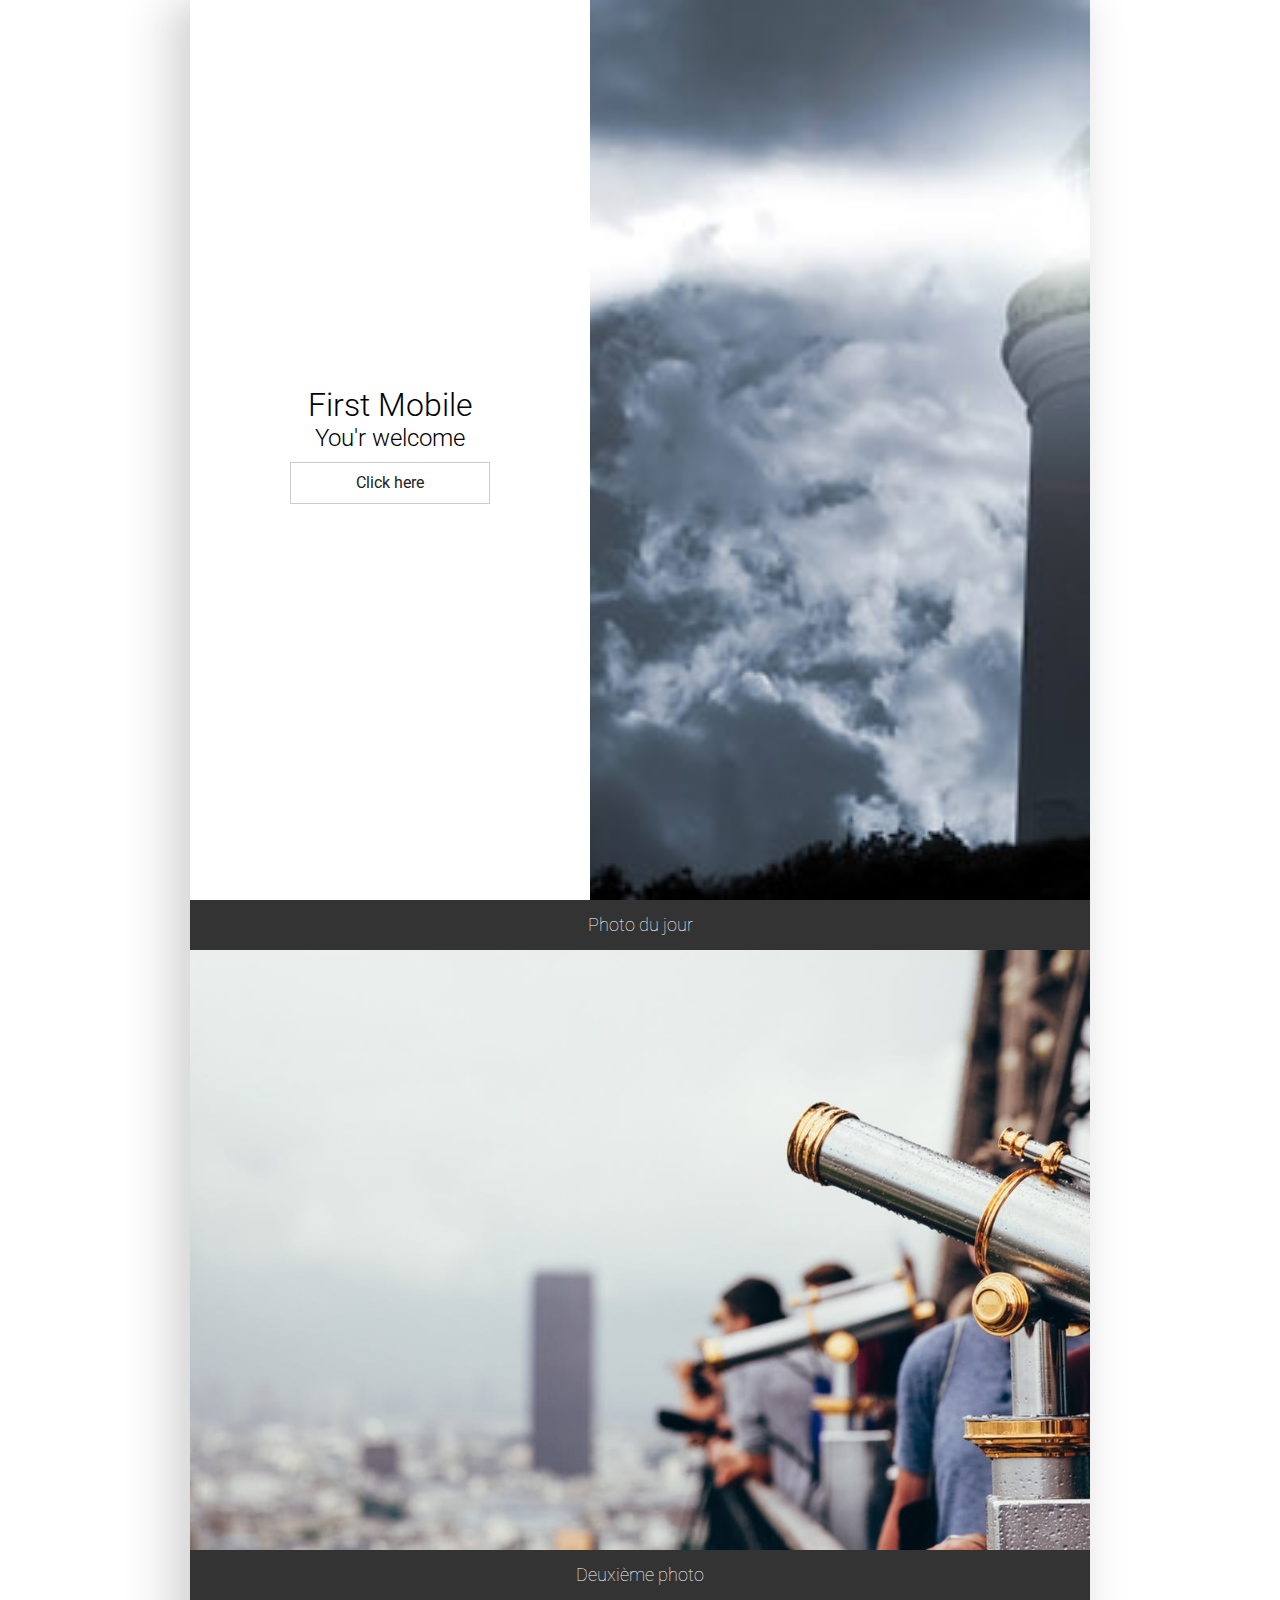
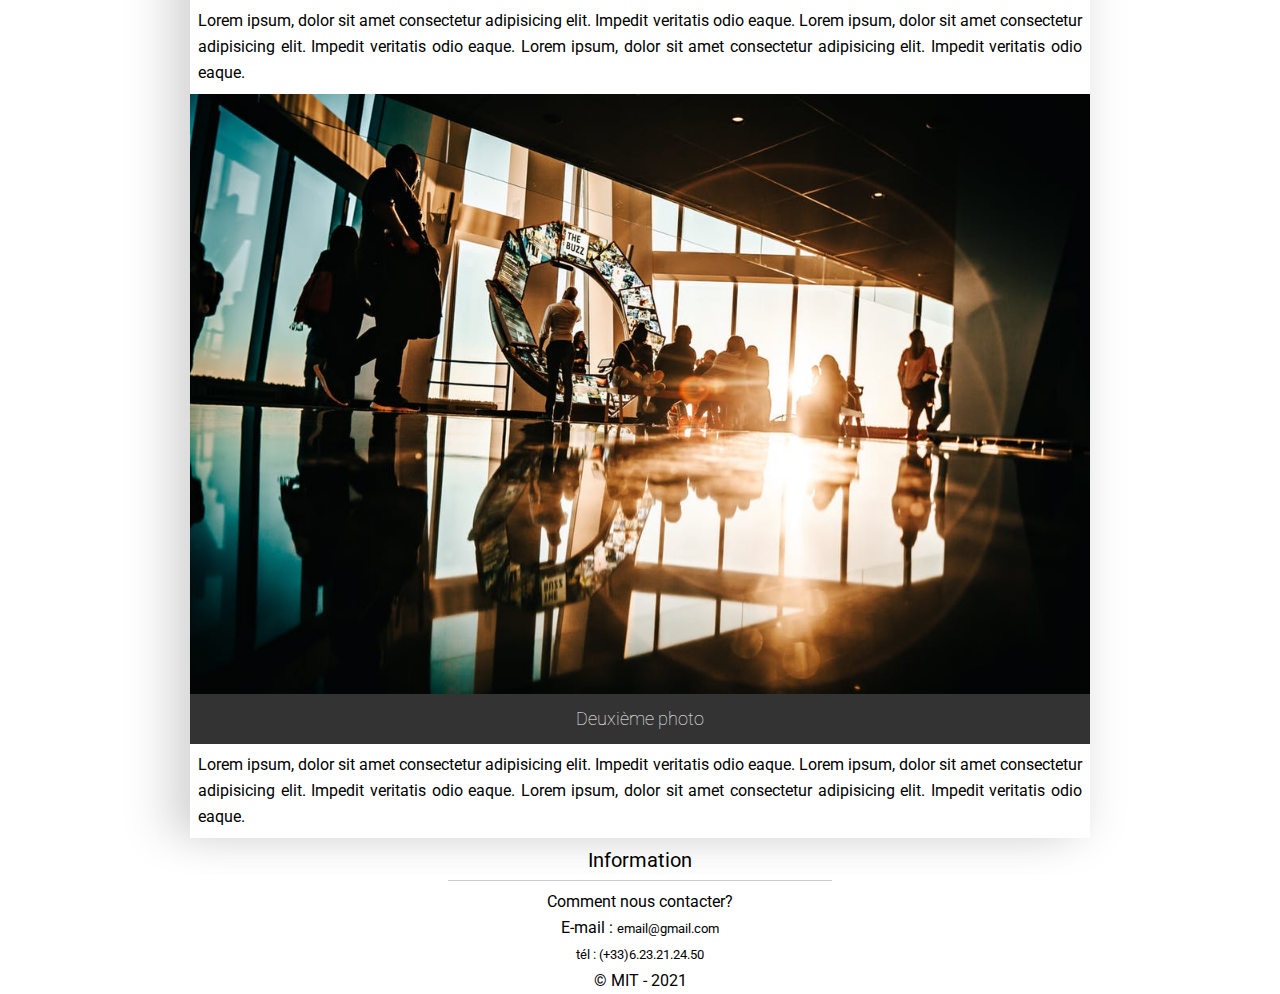
<file: index.html>
<!DOCTYPE html>
<html lang="en">
<head>
    <meta charset="UTF-8">
    <meta http-equiv="X-UA-Compatible" content="IE=edge">
    <meta name="viewport" content="width=device-width, initial-scale=1.0">
    <meta name="description" content="Mon first mobile">
    <title>First mobile</title>
    <link rel="icon" type="image/png" href="./asset/logo.png">
    <link rel="stylesheet" href="./css/style.css">
</head>
<body>
    <main>
        <header class="main-content">
            <div class="main-content-flex" role="region" aria-labelledby="title message">
                <h1 id="title">First Mobile</h1>
                <h2 id="message">You'r welcome</h2>
                <a href="#image" class="btn">Click here</a>
            </div>

            <div class="main-content-image">
                <!-- image d'arrière -->
            </div>

        </header>
        <!-- end header -->

        <section id="image">
            <div class="main-text-image" role="region" aria-labelledby="subtitle">
                <h2 id="subtitle">Photo du jour</h2>
            </div>
        </section>
         <!-- end section -->

         <figure>
             <img src="./asset/pexels-photo-374705.jpeg" alt="panorama">
             <figcaption>
                 <h3>Deuxième photo</h3>
                 <p>
                     Lorem ipsum, dolor sit amet consectetur adipisicing elit. Impedit veritatis odio eaque.
                     Lorem ipsum, dolor sit amet consectetur adipisicing elit. Impedit veritatis odio eaque.
                     Lorem ipsum, dolor sit amet consectetur adipisicing elit. Impedit veritatis odio eaque.
                    </p>
             </figcaption>
         </figure>
         <figure>
            <img src="./asset/pexels-photo-705792.jpeg" alt="ville">
            <figcaption>
                <h3>Deuxième photo</h3>
                <p>
                    Lorem ipsum, dolor sit amet consectetur adipisicing elit. Impedit veritatis odio eaque.
                    Lorem ipsum, dolor sit amet consectetur adipisicing elit. Impedit veritatis odio eaque.
                    Lorem ipsum, dolor sit amet consectetur adipisicing elit. Impedit veritatis odio eaque.
                </p>
            </figcaption>
        </figure>
    </main>

    <footer>
        <h3>Information</h3>
        <hr>
        <address>
            <p>Comment nous contacter?</p>
            <p>E-mail : <span class="footer-text" aria-label="email">email@gmail.com</span></p>
            <p>tél : <span class="footer-text" aria-label="phone number">(+33)6.23.21.24.50</span></p>
        </address>  
        <p>&copy; MIT - 2021</p>
    </footer>
    
</body>
</html>
</file>
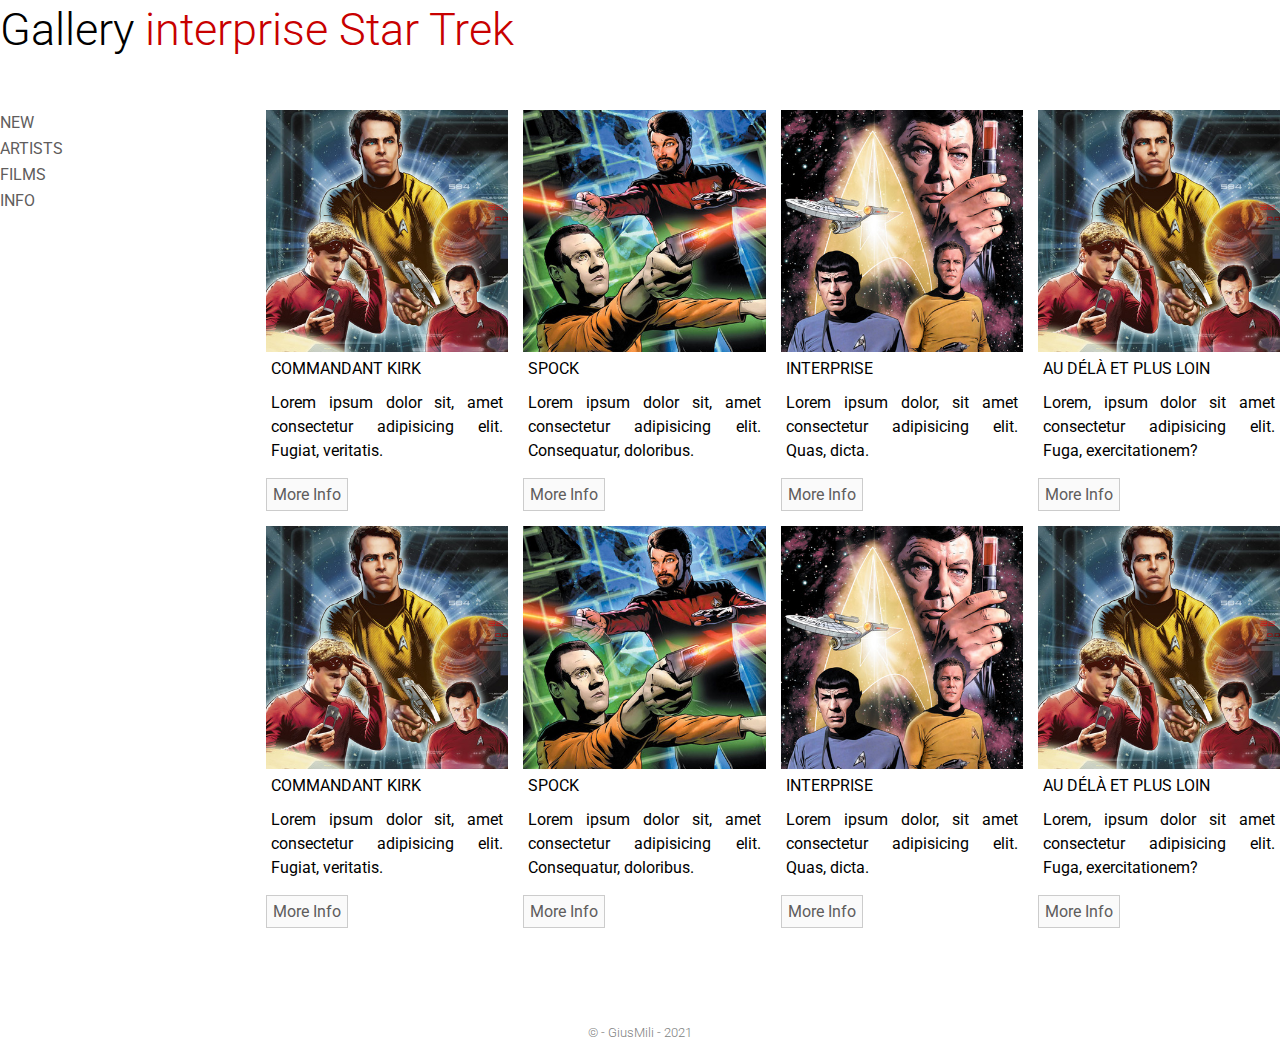
<file: grid_gallery.html>
<!DOCTYPE html>
<html lang="en">
<head>
    <meta charset="UTF-8">
    <meta http-equiv="X-UA-Compatible" content="IE=edge">
    <meta name="viewport" content="width=device-width, initial-scale=1.0">
    <meta name="description" content="Les posts, les articles...">
    <title>Gallery</title>
    <link rel="icon" type="image/png" href="./asset/logo.png">
    <link rel="stylesheet" href="./css/grid.css">
</head>
<body>
    <header>
        <h1>Gallery <strong>interprise Star Trek</strong></h1>
    </header>
    <main>
        <nav>
            <ul>
                <li><a href="#">new</a></li>
                <li><a href="#">artists</a></li>
                <li><a href="#">films</a></li>
                <li><a href="#">info</a></li>
            </ul>
        </nav>
        <div class="gallery" role="region" aria-describedby="gallery-picture">
            <ul id="gallery-picture">
                <li>
                    <figure>
                        <img src="./asset/dessinee-01.jpg" alt="">
                        <figcaption>
                            <h2>Commandant Kirk</h2>
                            <p>Lorem ipsum dolor sit, amet consectetur adipisicing elit. Fugiat, veritatis.</p>
                            <a href="#">more info</a>
                        </figcaption>
                    </figure>
                </li>
                <li>
                    <figure>
                        <img src="./asset/dessinee-02.jpg" alt="">
                        <figcaption>
                            <h2>Spock</h2>
                            <p>Lorem ipsum dolor sit, amet consectetur adipisicing elit. Consequatur, doloribus.</p>
                            <a href="#">more info</a>
                        </figcaption>
                    </figure>
                </li>
                <li>
                    <figure>
                        <img src="./asset/dessinee.jpg" alt="">
                        <figcaption>
                            <h2>Interprise</h2>
                            <p>Lorem ipsum dolor, sit amet consectetur adipisicing elit. Quas, dicta.</p>
                            <a href="#">more info</a>
                        </figcaption>
                    </figure>
                </li>
                <li>
                    <figure>
                        <img src="./asset/dessinee-01.jpg" alt="">
                        <figcaption>
                            <h2>Au délà et plus loin</h2>
                            <p>Lorem, ipsum dolor sit amet consectetur adipisicing elit. Fuga, exercitationem?</p>
                            <a href="#">more info</a>
                        </figcaption>
                    </figure>
                </li>
                <!--section 2-->
                <li>
                    <figure>
                        <img src="./asset/dessinee-01.jpg" alt="">
                        <figcaption>
                            <h2>Commandant Kirk</h2>
                            <p>Lorem ipsum dolor sit, amet consectetur adipisicing elit. Fugiat, veritatis.</p>
                            <a href="#">more info</a>
                        </figcaption>
                    </figure>
                </li>
                <li>
                    <figure>
                        <img src="./asset/dessinee-02.jpg" alt="">
                        <figcaption>
                            <h2>Spock</h2>
                            <p>Lorem ipsum dolor sit, amet consectetur adipisicing elit. Consequatur, doloribus.</p>
                            <a href="#">more info</a>
                        </figcaption>
                    </figure>
                </li>
                <li>
                    <figure>
                        <img src="./asset/dessinee.jpg" alt="">
                        <figcaption>
                            <h2>Interprise</h2>
                            <p>Lorem ipsum dolor, sit amet consectetur adipisicing elit. Quas, dicta.</p>
                            <a href="#">more info</a>
                        </figcaption>
                    </figure>
                </li>
                <li>
                    <figure>
                        <img src="./asset/dessinee-01.jpg" alt="">
                        <figcaption>
                            <h2>Au délà et plus loin</h2>
                            <p>Lorem, ipsum dolor sit amet consectetur adipisicing elit. Fuga, exercitationem?</p>
                            <a href="#">more info</a>
                        </figcaption>
                    </figure>
                </li>
            </ul>

        </div>
       
       
    </main>
    <footer>
        <p>&copy; - GiusMili - 2021</p>
    </footer>
    
   
</body>
</html>
</file>
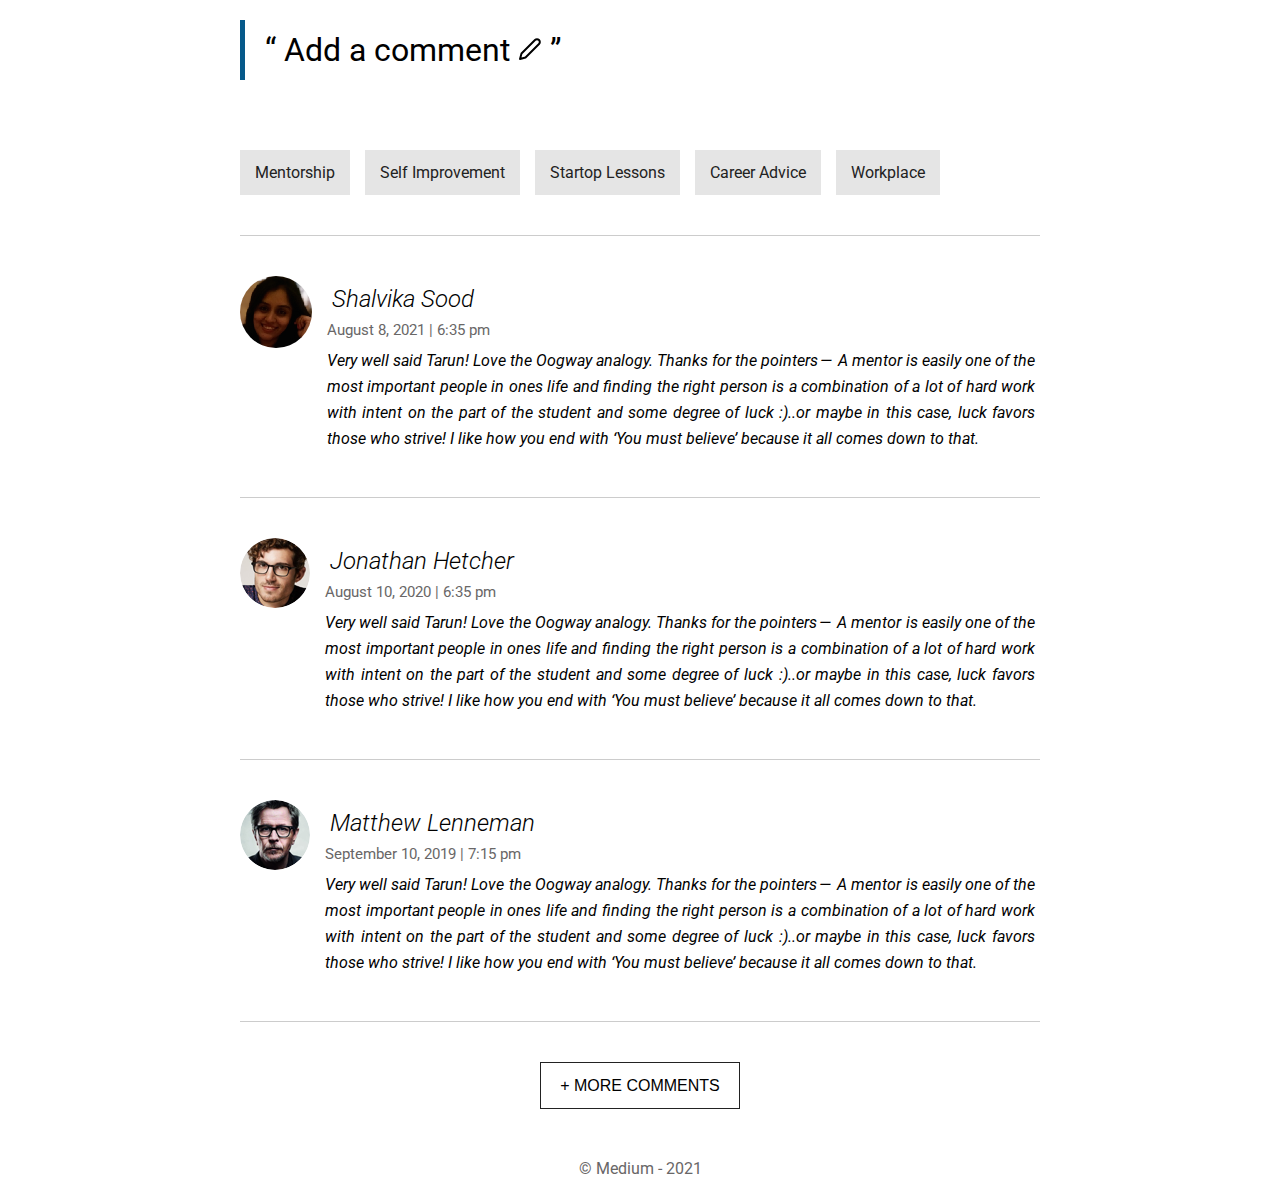
<file: publication.html>
<!DOCTYPE html>
<html lang="en">
<head>
    <meta charset="UTF-8">
    <meta http-equiv="X-UA-Compatible" content="IE=edge">
    <meta name="viewport" content="width=device-width, initial-scale=1.0">
    <meta name="description" content="Les posts, les articles...">
    <title>Publication post</title>
    <link rel="icon" type="image/png" href="./asset/logo.png">
    <link rel="stylesheet" href="./css/main.css">
</head>
<body>
    <header>
        <h1>&ldquo; Add a comment <img src="./asset/edit-2.svg" alt="to edit" aria-hidden="true"> &rdquo;</h1>
    </header>
    <main>
        <nav>
            <ul>
                <li><a href="#">mentorship</a></li><!--
                --><li><a href="#">self improvement</a></li><!--
                --><li><a href="#">startop lessons</a></li><!--
                --><li><a href="#">career Advice</a></li><!--
                --><li><a href="#">workplace</a></li>
            </ul>
        </nav>
        <hr><!--séparateur de contenu-->
        <figure>
            <img src="./asset/author1.png" alt="author first">
            <figcaption>
                <h2>Shalvika Sood</h2>
                <time datetime="2021-05-15T19:00">August 8, 2021 | 6:35 pm</time>
                <p>
                    Very well said Tarun! Love the Oogway analogy. Thanks for the pointers — 
                    A mentor is easily one of the most important people in ones life and finding 
                    the right person is a combination of a lot of hard work with intent on the 
                    part of the student and some degree of luck :)..or maybe in this case, luck favors those who strive! 
                    I like how you end with ‘You must believe’ because it all comes down to that. 
                </p>
            </figcaption>
        </figure>
        <!--template end-->
        <hr><!--séparateur de contenu-->
        <figure>
            <img src="./asset/author2.png" alt="author second">
            <figcaption>
                <h2>Jonathan Hetcher</h2>
                <time datetime="2021-05-15T19:00">August 10, 2020 | 6:35 pm</time>
                <p>
                    Very well said Tarun! Love the Oogway analogy. Thanks for the pointers — 
                    A mentor is easily one of the most important people in ones life and finding 
                    the right person is a combination of a lot of hard work with intent on the 
                    part of the student and some degree of luck :)..or maybe in this case, luck favors those who strive! 
                    I like how you end with ‘You must believe’ because it all comes down to that. 
                </p>
            </figcaption>
        </figure>
        <hr><!--séparateur de contenu-->
        <figure>
            <img src="./asset/author3.png" alt="author last">
            <figcaption>
                <h2>Matthew Lenneman</h2>
                <time datetime="2021-05-15T19:00">September 10, 2019 | 7:15 pm </time>
                <p>
                    Very well said Tarun! Love the Oogway analogy. Thanks for the pointers — 
                    A mentor is easily one of the most important people in ones life and finding 
                    the right person is a combination of a lot of hard work with intent on the 
                    part of the student and some degree of luck :)..or maybe in this case, luck favors those who strive! 
                    I like how you end with ‘You must believe’ because it all comes down to that. 
                </p>
            </figcaption>
        </figure>
        <hr><!--séparateur de contenu-->
        <button aria-current="location"> + More comments</button>

    </main>
    <footer>
        <p>&copy; Medium - 2021</p>
    </footer>
    
</body>
</html>
</file>
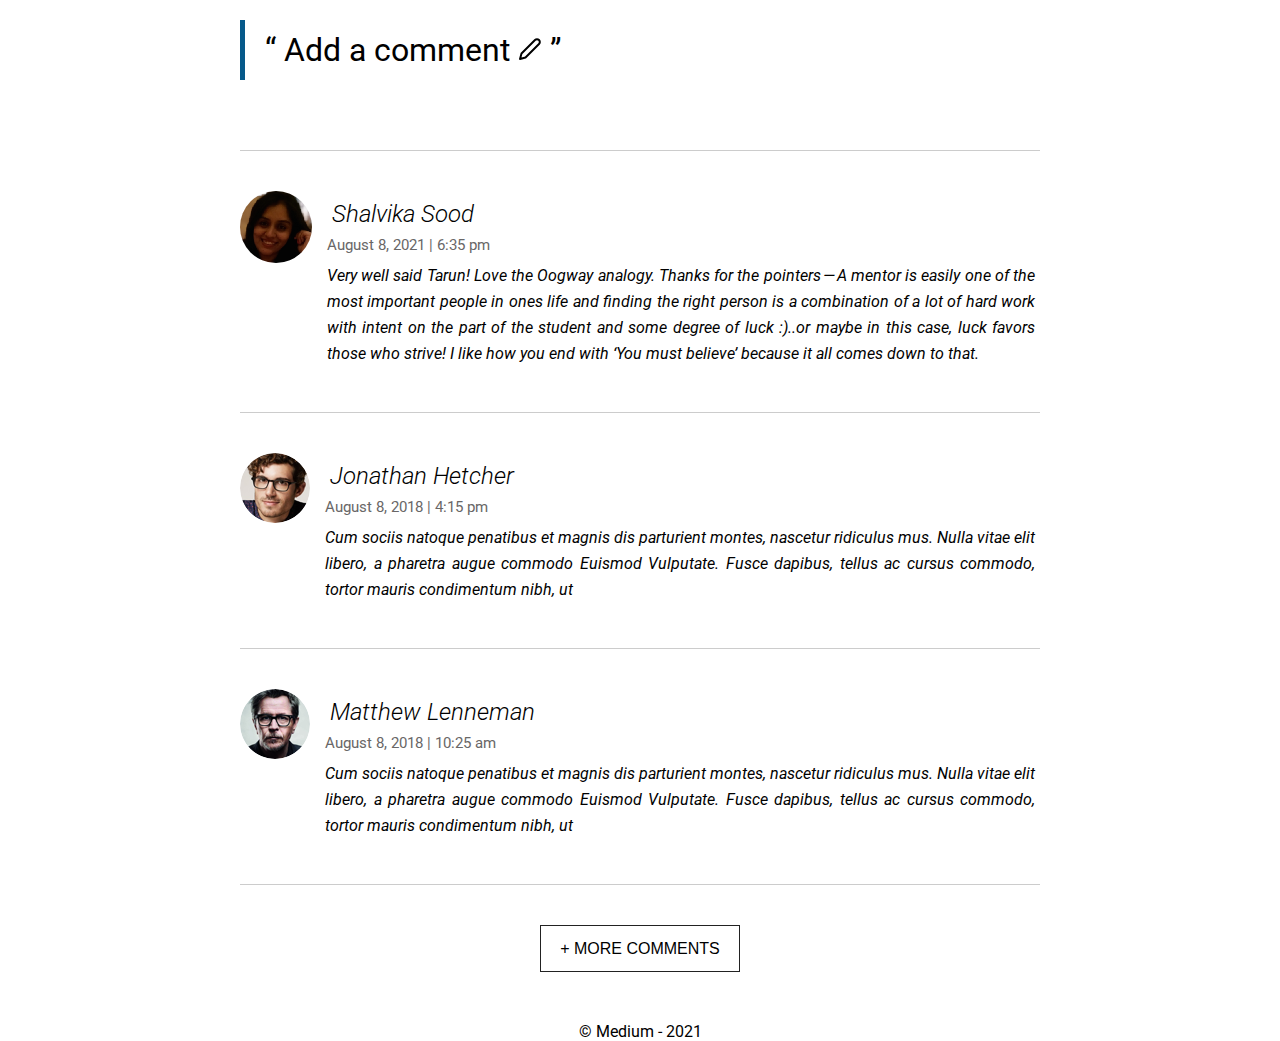
<file: template.html>
<!DOCTYPE html>
<html lang="en">
<head>
    <meta charset="UTF-8">
    <meta http-equiv="X-UA-Compatible" content="IE=edge">
    <meta name="viewport" content="width=device-width, initial-scale=1.0">
    <title>tamplate</title>
    <link rel="icon" type="image/png" href="./asset/logo.png">
    <link rel="stylesheet" href="./css/screen.css">
   
</head>
<body>
   
    <header>
        <h1>&ldquo; Add a comment 
            <img src="./asset/edit-2.svg" alt="editer" aria-hidden="true"> &rdquo;
        </h1>
    </header>
    <main>
        <hr>
        <figure>
            <img src="./asset/author1.png" alt="author first">
            <figcaption>
                <h2>Shalvika Sood</h2>
                <time datetime="2021-05-15T19:00">August 8, 2021 | 6:35 pm</time>
                <p>
                    Very well said Tarun! Love the Oogway analogy. Thanks for the pointers — A mentor is easily one of the most important people in ones life and finding the right person is a combination of a lot of hard work with intent on the part of the student and some degree of luck :)..or maybe in this case, luck favors those who strive! 
                    I like how you end with ‘You must believe’ because it all comes down to that.
                </p>
            </figcaption>
        </figure>
        <hr>
        <figure>
            <img src="./asset/author2.png" alt="author first">
            <figcaption>
                <h2>Jonathan Hetcher</h2>
                <time datetime="2021-05-15T19:00">August 8, 2018 | 4:15 pm</time>
                <p>
                    Cum sociis natoque penatibus et magnis dis parturient montes, nascetur ridiculus mus. Nulla vitae elit libero, a pharetra augue commodo Euismod Vulputate. 
                    Fusce dapibus, tellus ac cursus commodo, tortor mauris condimentum nibh, ut 
                </p>
            </figcaption>
        </figure>
        <hr>
        <figure>
            <img src="./asset/author3.png" alt="author first">
            <figcaption>
                <h2>Matthew Lenneman</h2>
                <time datetime="2021-05-15T19:00">August 8, 2018 | 10:25 am</time>
                <p>
                    Cum sociis natoque penatibus et magnis dis parturient montes, nascetur ridiculus mus. Nulla vitae elit libero, a pharetra augue commodo Euismod Vulputate. 
                    Fusce dapibus, tellus ac cursus commodo, tortor mauris condimentum nibh, ut 
                </p>
            </figcaption>
        </figure>
        <hr>
        <button> + More comments</button>     
    </main>
    <footer>
        <p>&copy; Medium - 2021</p>
    </footer>
</body>
</html>
</file>
<file: css/style.css>
@import url('https://fonts.googleapis.com/css2?family=Roboto:wght@100;300;400&display=swap');
html{
    font-size: 62.5%;
    scroll-behavior: smooth;
}
body{
    font: 1.6rem 'Roboto', sans-serif;
    margin: 0;
}
*{
    box-sizing: border-box;
}
h1,h2,h3,h4,p,figure,ul{
    margin: 0;
    padding: 0;
}
a{
    text-decoration: none;
    color: #222;
}

/* theme */
main{
    max-width: 90.0rem;
    margin: auto;
    box-shadow: 0 0 4.0rem rgba(0,0,0,0.1), -3.0rem 0 4.0rem rgba(0,0,0,0.1);
}
.main-content{
    background-color: #fff;
}
.main-content-flex{
    display: flex; 
    flex: 0 1 40vw; /* flex-grow, flex-shrink, flex-basis */
    height: 50vh;
    justify-content: center;
    align-items: center;
    text-align: center;
    flex-direction: column;
}
.main-content-flex .btn{
    display: block;
    padding: .5rem;
    border: solid .1rem #ccc;
    margin: 1rem 0;
    width: 20rem;
    line-height: 3rem;
}
.main-content-image{
    background: #000 url(../asset/3.jpg)no-repeat fixed center center / cover;
    height: 50vh;
    flex: 0 1 60vw;
    margin: 0;
}
.main-content-flex h1, .main-content-flex h2{
    font-weight: 300;
}
.main-text-image, figcaption h3{
    padding: 1rem;
    background-color: #333;
    text-align: center;
    line-height: 3.0rem;
    color: #fff;
}
section h2, figure h3{
    font-weight: 100;
    font-size: large; /*large, x-large, xx-large | small, x-small, xx-small*/
}
figure img{
    display: block;
    max-width: 100%;
}
figcaption p{
    line-height: 2.6rem;
    padding: .8rem;
    text-align: justify;
}
footer{
    padding-top: 1rem;
}
footer h3{
    font-weight: 400;
    font-size: 2rem;
    text-align: center;
}
footer address{
    font-style: normal;
}
footer address p, footer p{
    text-align: center;
    line-height: 2.6rem;
}
footer address p .footer-text, footer address p:last-child{
    font-size: small;
    
}
footer hr{
    width: 30%;
    border: 0;
    height: .1rem;
    background-color: #ccc;
}
/* media queris desk */

@media screen and (orientation: landscape) {
    .main-content{
        display: flex;
        height: 100vh;
    }
    .main-content-flex, .main-content-image{
        height: 100vh;
        flex: 0 1 50vw;
    }
}
/* media for desk */
@media screen and (min-width: 80.0rem) {
    .main-content-flex{
        flex: 0 1 40vw;
    }
}
</file>
<file: css/grid.css>
@import url('https://fonts.googleapis.com/css2?family=Roboto:wght@100;300;400&display=swap');
html{
    font-size: 62.5%;
    scroll-behavior: smooth;
}
body{
    font: 1.6rem 'Roboto', sans-serif;
    margin: 0;
}
*{
    box-sizing: border-box;
}
h1,h2,h3,h4,p,figure,ul{
    margin: 0;
    padding: 0;
    list-style: none;
}
a{
    text-decoration: none;
    color: #222;
}
button{
    padding: 0;
    font-size: inherit;
    border: 0;
    background: none;
    cursor: pointer;
}
/* theme */
header h1, footer{
    line-height: 6.0rem;
    font-weight: 300;
    max-width: 140.0rem;
    margin: 0 auto;
}
header h1 strong{
    font-weight: inherit;
    color: rgb(200,0,0);
}
main{
    display: grid;
    max-width: 140.0rem;
    margin: 5rem auto 0;
    grid-template: auto auto/ calc(40% / 2);
    grid-gap: 1rem;
    padding-bottom: 6.5rem;
}
main nav{
    grid-row: 1;
    grid-column: 1;
    
    
}
main nav li a{
    display: block;
    width: 100%;
    line-height: 2.6rem;
    text-transform: uppercase;
    color: rgb(95, 93, 93);
}
main .gallery{
    grid-row: 1;
    grid-column: 2;
    background-color: #fff;
    
}
.gallery ul{
    display: grid;
    grid-template-columns: repeat(4, 1fr);
    grid-gap: 1.5rem;
}
.gallery ul li figure img{
    display: block;
    width: 100%;
}
.gallery ul li figure h2{
    text-transform: uppercase;
    font-size: 1.6rem;
    font-weight: 400;
}
.gallery ul li figure h2, .gallery ul li figure p{
    padding: .5rem;
    line-height: 2.4rem;

    
}
.gallery ul li figure p{
    text-align: justify;
}
.gallery ul li figure a{
    display: inline-block;
    padding: .6rem;
    text-transform: capitalize;
    border: solid .1rem #ccc;
    margin-top: 1rem;
    color: rgb(95, 93, 93);
    background-color: #fafafa;
}
footer *{
    text-align: center;
    font-size: small;
    color: rgb(128, 127, 127);
}


/* media queris */
@media screen and (max-width: 70rem){
   
    main nav{
        display: block;
        
        
    }
    main nav ul{
        font-size: 0;
        padding: 1rem;
    }
    main nav li{
        font-size: initial;
        display: inline-block;
        width: calc(100% / 4);
        text-align: center;
    }
    .gallery ul{
        display: grid;
        grid-template-columns: repeat(2, 1fr);
        grid-gap: 1%;
    }
    main{
        display: block;
        margin: 0 1%;
        
    }
    header h1{
    line-height: 6.0rem;
       font-size: 6vw;
       text-align: center;
    }
    .gallery ul li figure p{
        font-size: 1.4rem;
        text-align: left;
   
    
    }
    
    .gallery ul li figcaption h2{
        font-size: 1em;
    }
    figure figcaption a{
        width: 100%;
        text-align: center;
    }
 
}
@media screen and (orientation: landscape){
    header h1{
        
           font-size: 3.5vw;
           
        }

}
/* desktop */
@media screen and (min-width: 100rem){
    header h1{
        
        font-size: 3rem;
       
        
     }

}
</file>
<file: css/main.css>
@import url('https://fonts.googleapis.com/css2?family=Roboto:wght@100;300;400&display=swap');
html{
    font-size: 62.5%;
    scroll-behavior: smooth;
}
body{
    font: 1.6rem 'Roboto', sans-serif;
    margin: 0;
}
*{
    box-sizing: border-box;
}
h1,h2,h3,h4,p,figure,ul{
    margin: 0;
    padding: 0;
    list-style: none;
}
a{
    text-decoration: none;
    color: #222;
}
button{
    padding: 0;
    font-size: inherit;
    border: 0;
    background: none;
    cursor: pointer;
}

/* theme */
header{
    padding: 2rem;
}
header h1{
    max-width: 80rem;
    margin: 0 auto;
    padding-left: 2rem;
    line-height: 6rem;
    font-weight: 400;
    border-left: solid .5rem rgb(6, 89, 138);
}
main{
    max-width: 80rem;
    margin: 5rem auto;
}
main hr{
    width: 100%;
    border: 0;
    height: .1rem;
    background-color: #ccc;
    margin: 4rem 0;
}
/* menu */
main nav ul{
    /*display: table;
    border-spacing: 1rem;*/
}
main nav ul li{
    /*display: table-cell;*/
    display: inline-block;
    background-color: rgba(0,0,0,.1);
    line-height: 4.5rem;
    padding:0 1.5rem;
    margin-right: 1.5rem;
}
main nav ul li a{
    display: block;
    text-transform: capitalize;
    font-weight: 400;
    line-height: inherit;
}
main nav ul li img{
    display: block;
    width: 100%;
}
main figure{
   /* display: table;
    border-spacing: 1rem;*/
    display: grid;
    grid-gap: 1rem;
}


main figure figcaption{
  /*display: table-cell;
  vertical-align: top;*/
  grid-row: 1;
  grid-column: 2;
  padding: 0.5rem;
  font-style: italic;
  line-height: 2.6rem;
}
main figure img{
    clip-path: circle(50%);
}
main figure figcaption p{
    text-align: justify;
}
main figure time{
    color: rgb(105, 103, 103);
    display: inline-block;
    padding: 0 0 .5rem;
    font-style: normal;
    font-size: 1.5rem;
}

main figure h2{
    font-weight: 300;
    padding: .5rem;
}
main button{
    display: block;
    line-height: 4.5rem;
    text-align: center;
    border: solid .1rem #222;
    margin: 0 auto;
    width: 20rem;
    font-weight: normal;
    text-transform: uppercase;
    transition: all 500ms ease-in-out;
}
main button:hover{
    background-color: #ccc;
}
footer p{
    text-align: center;
    color:rgb(105, 103, 103);
}
</file>
<file: css/screen.css>
@import url('https://fonts.googleapis.com/css2?family=Roboto:wght@100;300;400&display=swap');
html{
    font-size: 62.5%;
    scroll-behavior: smooth;
}
body{
    font: 1.6rem 'Roboto', sans-serif;
    margin: 0;
}
*{
    box-sizing: border-box;
}
h1,h2,h3,h4,p,figure,ul{
    margin: 0;
    padding: 0;
}
a{
    text-decoration: none;
    color: #222;
}
button{
    padding: 0;
    font-size: inherit;
    border: 0;
    background: none;
}
/* theme */
header{
    padding: 2rem;
}
header h1{
    max-width: 80rem;
    margin: 0 auto;
    padding-left: 2rem;
    line-height: 6rem;
    font-weight: 400;
    border-left: solid .5rem rgb(6, 89, 138);
    
}
main{
    max-width:80rem;
    margin: 5rem auto;
}
main hr{
    width: 100%;
    border: 0;
    height: .1rem;
    background-color: #ccc;
    margin: 4rem 0;
}
main figure{
    display: grid;
    grid-gap: 1rem;
}
main figure figcaption{
    grid-row: 1;
    grid-column: 2;
    padding: 0.5rem;
    font-style: italic;
    line-height: 2.6rem;
}
main figure img{
    clip-path: circle(50%);
}
main figure h2{
    font-weight: 300;
    font-style: italic;
    padding: .5rem;
}

main figure time{
    color: rgb(105, 103, 103);
    display: inline-block;
    padding: 0 0 .5rem;
    font-size: 1.5rem;
    font-style: normal;
}
main figure figcaption p{
    text-align: justify;
}
main button{
    display: block;
    line-height: 4.5rem;
    text-align: center;
    border: solid .1rem #222;
    margin: 0 auto;
    width: 20.0rem;
    font-weight: normal;
    text-transform: uppercase;
    cursor: pointer;
    transition: all 500ms ease-in-out;
}
main button:hover{
    background-color: #ccc;
}
footer p{
    text-align: center;
}
</file>
